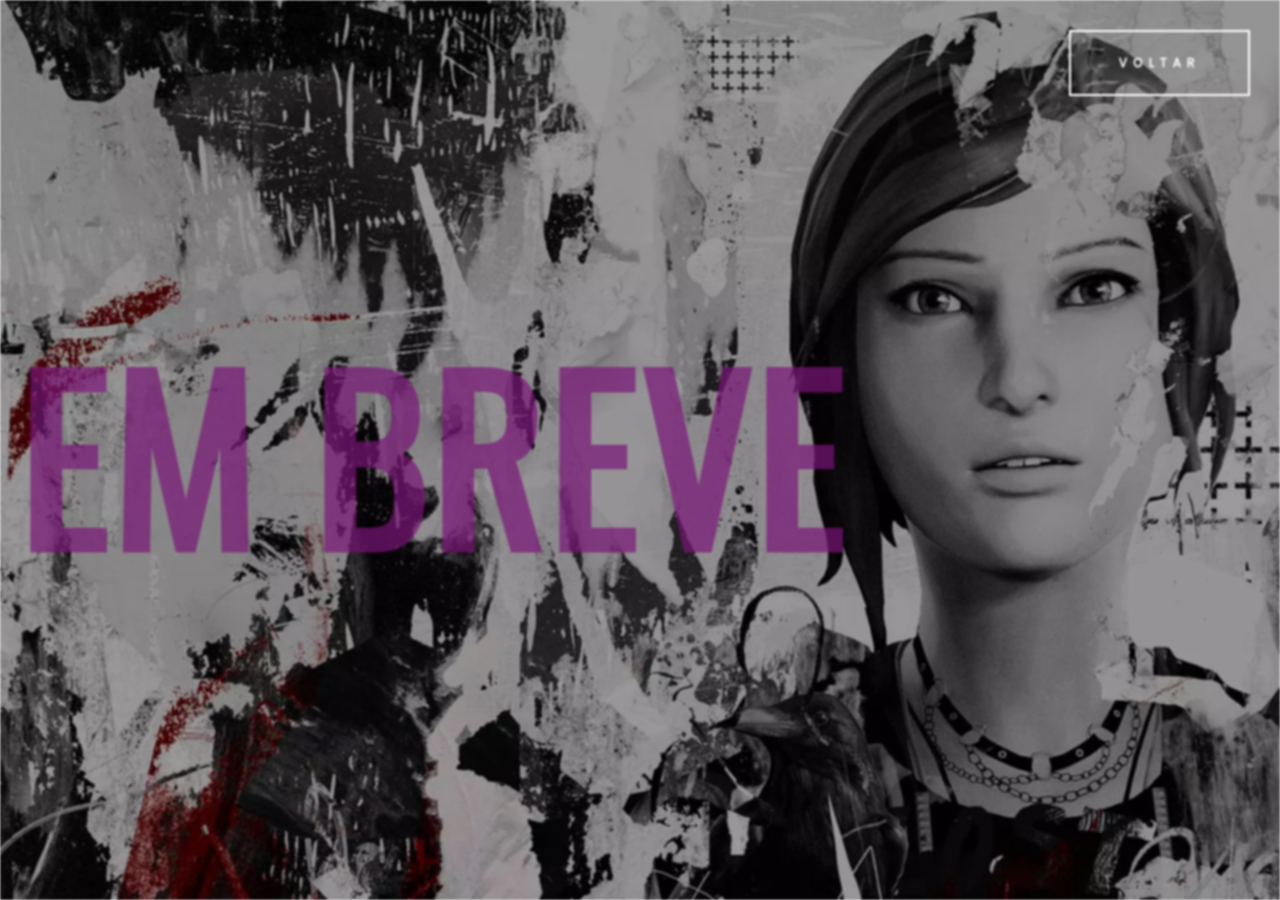
<file: before-the-storm.html>
<!DOCTYPE html>
<html lang="pt-br">
<head>
	<!-- Title & Meta -->
	<meta charset="utf-8">
	<title>Life is Strange: Before the Storm - Fan Made</title>
	<meta http-equiv="X-UA-Compatible" content="IE=edge">
	<meta name="Description" content="A unofficial Life is Strange website made by a fan of the game.">
	<meta name="theme-color" content="#791576">
	<meta name="viewport" content="width=device-width, initial-scale=1">
	<!-- Prelaod -->
	<link rel="preload" href="assets/css/normalize.css" as="style">
	<link rel="preload" href="assets/css/style.css" as="style">
	<link rel="preload" href="assets/font/Anton-Regular.ttf" as="font" crossorigin="anonymous">
	<link rel="preload" href="assets/font/Poppins-Regular.ttf" as="font" crossorigin="anonymous">
	<link rel="preload" href="assets/font/Oswald-Regular.ttf" as="font" crossorigin="anonymous">
	<!-- Favicon & CSS -->
	<link rel="icon" href="favicon.ico" type="image/x-icon"/>
	<link rel="manifest" href="manifest.json">
	<link rel="stylesheet" type="text/css" href="assets/css/normalize.css">
	<link rel="stylesheet" type="text/css" href="assets/css/style.css">
	<!-- Add to home screen for Safari on iOS -->
	<meta name="apple-mobile-web-app-capable" content="yes">
	<meta name="apple-mobile-web-app-status-bar-style" content="black">
	<meta name="apple-mobile-web-app-title" content="Life is Strange">
	<link rel="apple-touch-icon" href="assets/img/icons/icon-152x152.png">
	<!-- Windows -->
	<meta name="msapplication-TileImage" content="assets/img/icons/icon-144x144.png">
	<meta name="msapplication-TileColor" content="#C7CCCB">
	<link rel="icon" type="image/png" href="assets/img/icons/icon-144x144.png">
</head>
<body>
	<div class="bg before-the-storm">
		<h1 class="coming-soon">EM BREVE</h1>
		<a href="index.html">
			<button class="alt-btn btn-before-the-storm">VOLTAR</button>
		</a>
	</div>

	<script src="assets/js/modernizr-webp.js"></script>
</body>
</html>
</file>
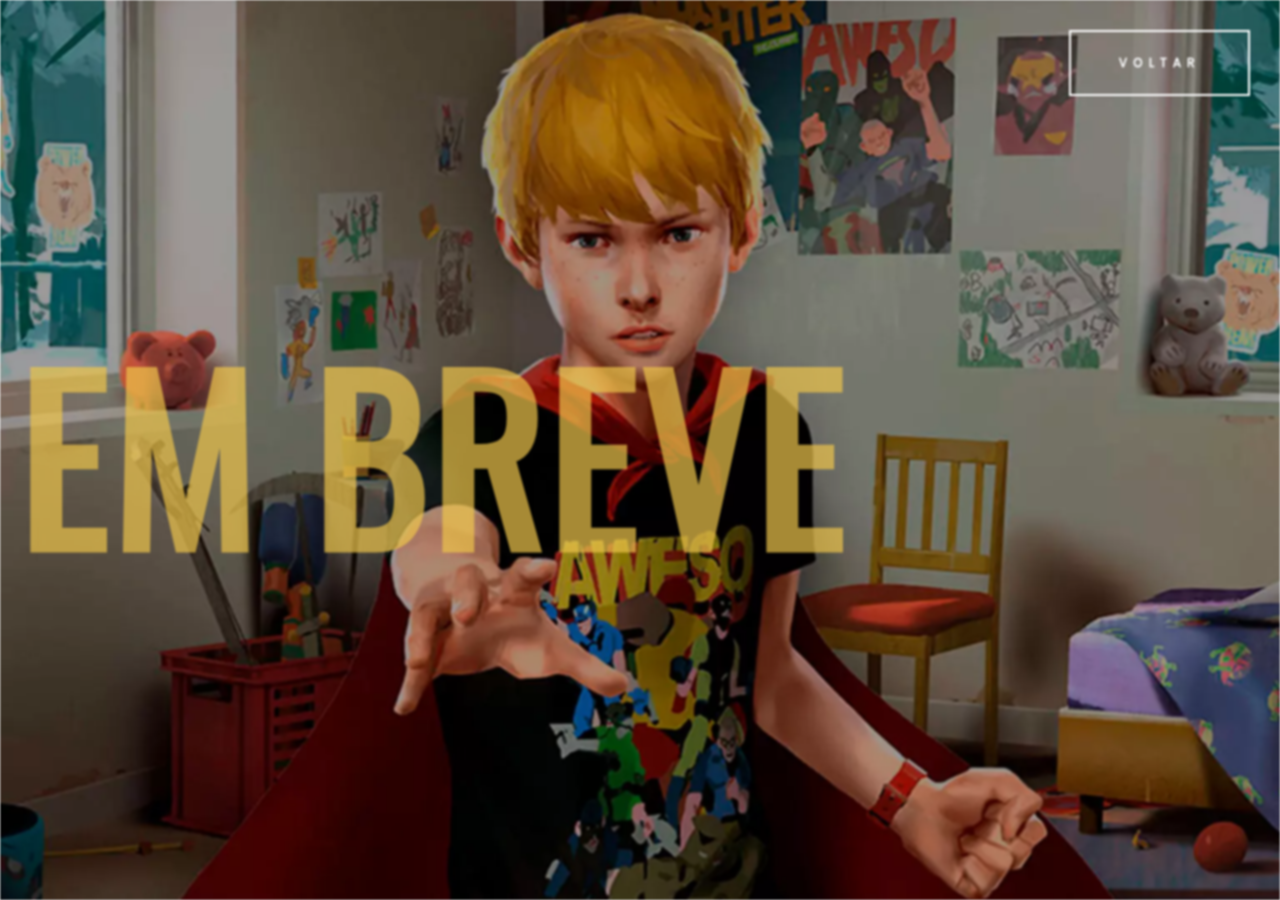
<file: captain-spirit.html>
<!DOCTYPE html>
<html lang="pt-br">
<head>
	<!-- Title & Meta -->
	<meta charset="utf-8">
	<title>The Awesome Adventures of Captain Spirit - Fan Made</title>
	<meta http-equiv="X-UA-Compatible" content="IE=edge">
	<meta name="Description" content="A unofficial Life is Strange website made by a fan of the game.">
	<meta name="theme-color" content="#EEC44C">
	<meta name="viewport" content="width=device-width, initial-scale=1">
	<!-- Prelaod -->
	<link rel="preload" href="assets/css/normalize.css" as="style">
	<link rel="preload" href="assets/css/style.css" as="style">
	<link rel="preload" href="assets/font/Anton-Regular.ttf" as="font" crossorigin="anonymous">
	<link rel="preload" href="assets/font/Poppins-Regular.ttf" as="font" crossorigin="anonymous">
	<link rel="preload" href="assets/font/Oswald-Regular.ttf" as="font" crossorigin="anonymous">
	<!-- Favicon & CSS -->
	<link rel="icon" href="favicon.ico" type="image/x-icon"/>
	<link rel="manifest" href="manifest.json">
	<link rel="stylesheet" type="text/css" href="assets/css/normalize.css">
	<link rel="stylesheet" type="text/css" href="assets/css/style.css">
	<!-- Add to home screen for Safari on iOS -->
	<meta name="apple-mobile-web-app-capable" content="yes">
	<meta name="apple-mobile-web-app-status-bar-style" content="black">
	<meta name="apple-mobile-web-app-title" content="Life is Strange">
	<link rel="apple-touch-icon" href="assets/img/icons/icon-152x152.png">
	<!-- Windows -->
	<meta name="msapplication-TileImage" content="assets/img/icons/icon-144x144.png">
	<meta name="msapplication-TileColor" content="#C7CCCB">
	<link rel="icon" type="image/png" href="assets/img/icons/icon-144x144.png">
</head>
<body>
	<div class="bg captain-spirit">
		<h1 class="coming-soon">EM BREVE</h1>
		<a href="index.html">
			<button class="alt-btn btn-captain-spirit">VOLTAR</button>
		</a>
	</div>

	<script src="assets/js/modernizr-webp.js"></script>
</body>
</html>
</file>
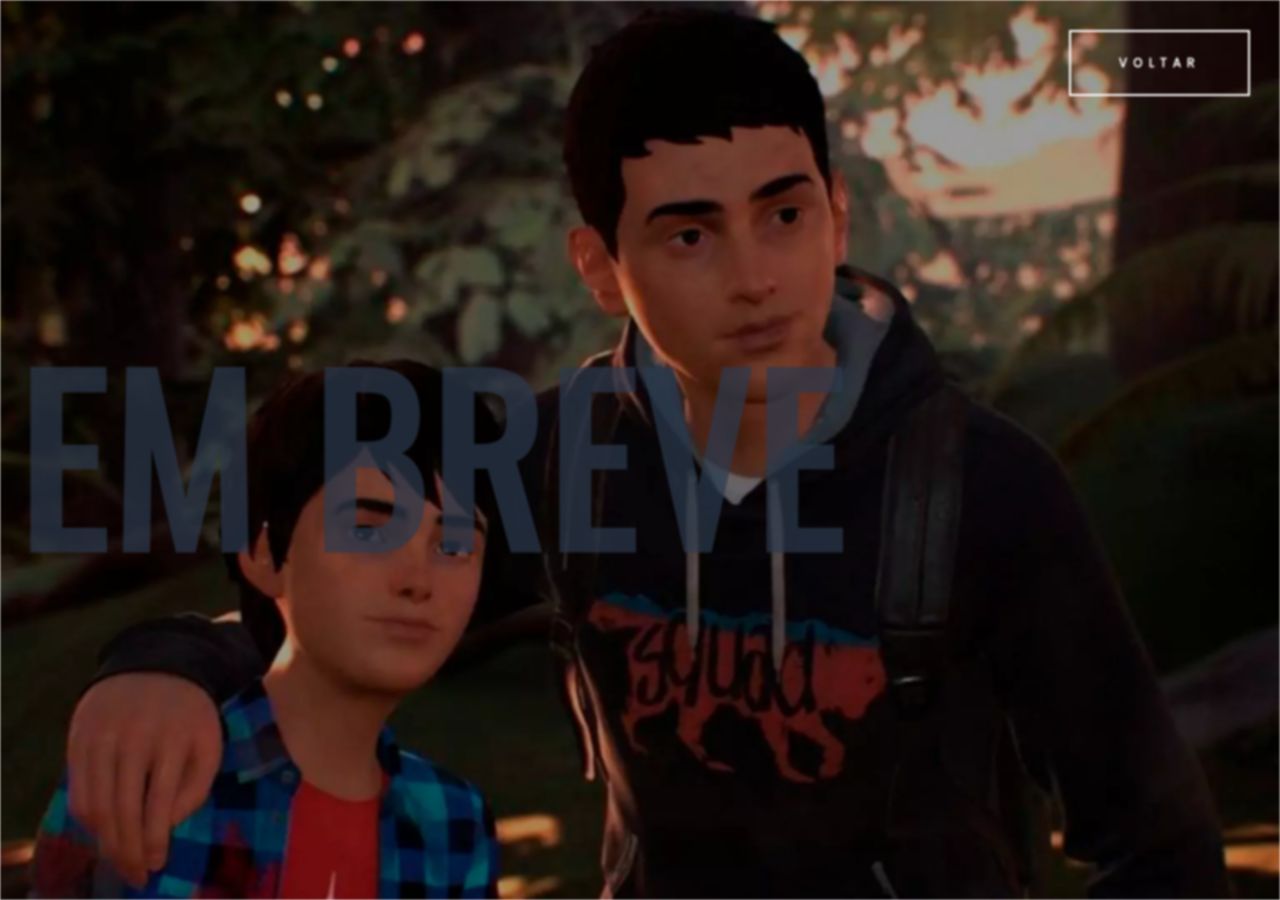
<file: life-is-strange-2.html>
<!DOCTYPE html>
<html lang="pt-br">
<head>
	<!-- Title & Meta -->
	<meta charset="utf-8">
	<title>Life is Strange 2 - Fan Made</title>
	<meta http-equiv="X-UA-Compatible" content="IE=edge">
	<meta name="Description" content="A unofficial Life is Strange website made by a fan of the game.">
	<meta name="theme-color" content="#2C3B4E">
	<meta name="viewport" content="width=device-width, initial-scale=1">
	<!-- Prelaod -->
	<link rel="preload" href="assets/css/normalize.css" as="style">
	<link rel="preload" href="assets/css/style.css" as="style">
	<link rel="preload" href="assets/font/Anton-Regular.ttf" as="font" crossorigin="anonymous">
	<link rel="preload" href="assets/font/Poppins-Regular.ttf" as="font" crossorigin="anonymous">
	<link rel="preload" href="assets/font/Oswald-Regular.ttf" as="font" crossorigin="anonymous">
	<!-- Favicon & CSS -->
	<link rel="icon" href="favicon.ico" type="image/x-icon"/>
	<link rel="manifest" href="manifest.json">
	<link rel="stylesheet" type="text/css" href="assets/css/normalize.css">
	<link rel="stylesheet" type="text/css" href="assets/css/style.css">
	<!-- Add to home screen for Safari on iOS -->
	<meta name="apple-mobile-web-app-capable" content="yes">
	<meta name="apple-mobile-web-app-status-bar-style" content="black">
	<meta name="apple-mobile-web-app-title" content="Life is Strange">
	<link rel="apple-touch-icon" href="assets/img/icons/icon-152x152.png">
	<!-- Windows -->
	<meta name="msapplication-TileImage" content="assets/img/icons/icon-144x144.png">
	<meta name="msapplication-TileColor" content="#C7CCCB">
	<link rel="icon" type="image/png" href="assets/img/icons/icon-144x144.png">
</head>
<body>
	<div class="bg life-is-strange-2">
		<h1 class="coming-soon">EM BREVE</h1>
		<a href="index.html">
			<button class="alt-btn btn-life-is-strange-2">VOLTAR</button>
		</a>
	</div>

	<script src="assets/js/modernizr-webp.js"></script>
</body>
</html>
</file>
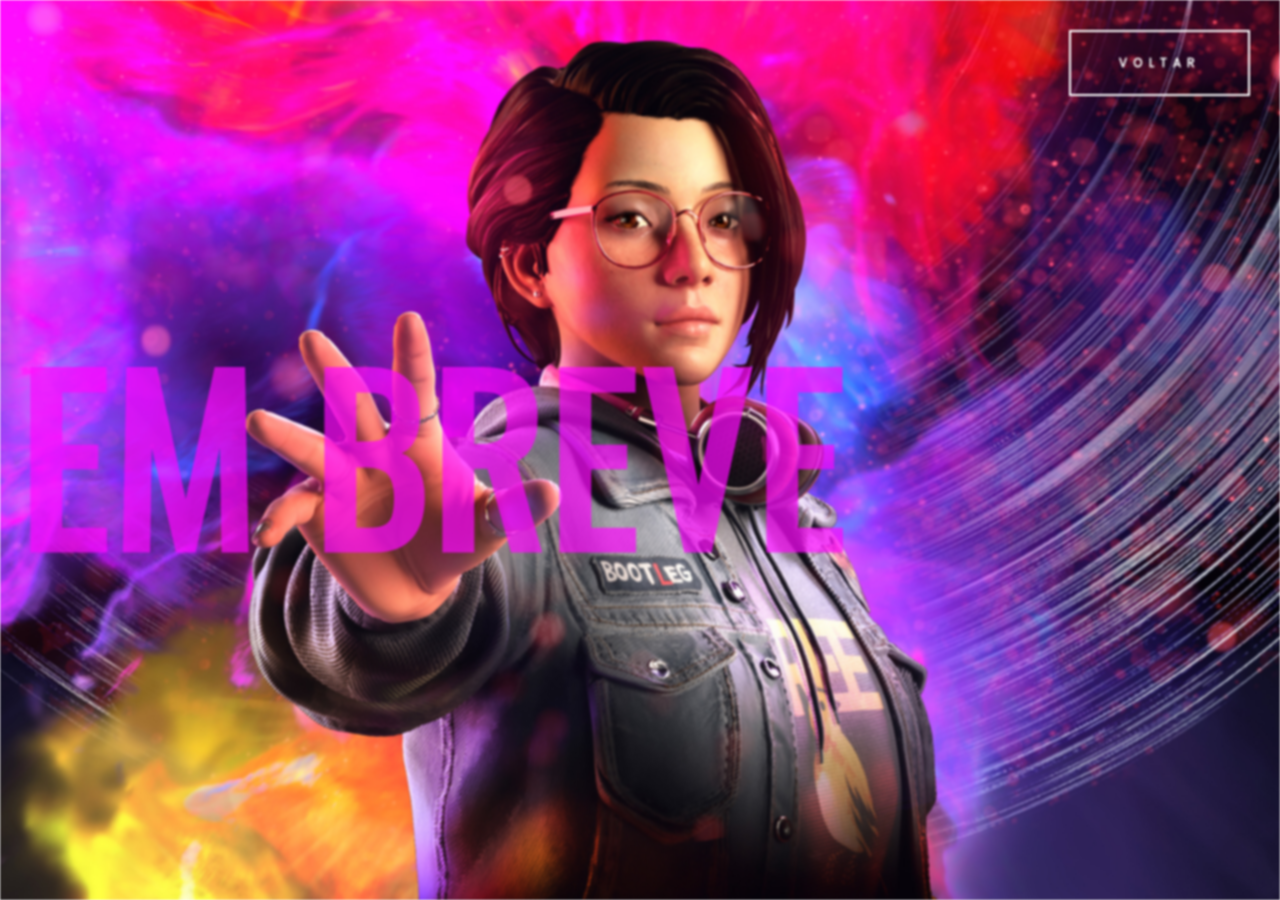
<file: true-colors.html>
<!DOCTYPE html>
<html lang="pt-br">
<head>
	<!-- Title & Meta -->
	<meta charset="utf-8">
	<title>Life is Strange: True Colors - Fan Made</title>
	<meta http-equiv="X-UA-Compatible" content="IE=edge">
	<meta name="Description" content="A unofficial Life is Strange website made by a fan of the game.">
	<meta name="theme-color" content="#FE0AFE">
	<meta name="viewport" content="width=device-width, initial-scale=1">
	<!-- Prelaod -->
	<link rel="preload" href="assets/css/normalize.css" as="style">
	<link rel="preload" href="assets/css/style.css" as="style">
	<link rel="preload" href="assets/font/Anton-Regular.ttf" as="font" crossorigin="anonymous">
	<link rel="preload" href="assets/font/Poppins-Regular.ttf" as="font" crossorigin="anonymous">
	<link rel="preload" href="assets/font/Oswald-Regular.ttf" as="font" crossorigin="anonymous">
	<!-- Favicon & CSS -->
	<link rel="icon" href="favicon.ico" type="image/x-icon"/>
	<link rel="manifest" href="manifest.json">
	<link rel="stylesheet" type="text/css" href="assets/css/normalize.css">
	<link rel="stylesheet" type="text/css" href="assets/css/style.css">
	<!-- Add to home screen for Safari on iOS -->
	<meta name="apple-mobile-web-app-capable" content="yes">
	<meta name="apple-mobile-web-app-status-bar-style" content="black">
	<meta name="apple-mobile-web-app-title" content="Life is Strange">
	<link rel="apple-touch-icon" href="assets/img/icons/icon-152x152.png">
	<!-- Windows -->
	<meta name="msapplication-TileImage" content="assets/img/icons/icon-144x144.png">
	<meta name="msapplication-TileColor" content="#C7CCCB">
	<link rel="icon" type="image/png" href="assets/img/icons/icon-144x144.png">
</head>
<body>
	<div class="bg true-colors">
		<h1 class="coming-soon">EM BREVE</h1>
		<a href="index.html">
			<button class="alt-btn btn-true-colors">VOLTAR</button>
		</a>
	</div>

	<script src="assets/js/modernizr-webp.js"></script>
</body>
</html>
</file>
<file: assets/css/style.css>
/* Reset & Fonts */

@font-face {
  font-family: HankenGrotesk-Light;
  font-display: block;
  src: url(../font/HankenGrotesk-Light.otf);
}

@font-face {
  font-family: Poppins;
  font-display: block;
  src: url(../font/Poppins-Regular.ttf);
}

@font-face {
  font-family: Oswald;
  font-display: block;
  src: url(../font/Oswald-Regular.ttf);
}

html {
  font-size: 62.5%;
}

@media only screen and (max-width: 56.25em) {
  html {
    font-size: 56.25%;
  }
}

@media only screen and (max-width: 75em) {
  html {
    font-size: 50%;
  }
}

body {
  overflow: hidden;
}

* {
  font-family: HankenGrotesk-Light, Courier, Verdana, sans-serif;
  margin: 0;
  padding: 0;
  box-sizing: border-box;
}

p, li, input, button {
  font-size: 1.6rem;
}

/* Scrollbar & Selection */

::-webkit-scrollbar {
  width: .3rem;
  background-color: #F4F7F6;
  height: 0;
}

::-webkit-scrollbar-thumb {
  background-color: #333;
}

::-webkit-scrollbar-thumb:horizontal {
  height: 0;
}

::selection {
  background-color: #e9eceb;
  color: #333;
}

/* Introduction */

.overlay-2 {
  position: absolute;
  width: 100%;
  min-height: 100vh;
  background: #333;
  z-index: 9998;
}

.overlay {
  display: none;
  position: absolute;
  width: 100%;
  min-height: 100vh;
  background-repeat: no-repeat;
  background-size: cover;
  background-position: center center;
  z-index: 9999;
}

.webp .overlay {
  background-image: url('../img/webp/max-storm4.webp');
}

.no-webp .overlay {
  background-image: url('../img/fallbacks/max-storm4.jpg');
}

.overlay p {
  font-family: 'Poppins', Arial;
  font-size: 20.8638vw;
  font-weight: bold;
}

.screen {
  color: #686868;
  font-family: 'Poppins';
  position: absolute;
  top: 50%;
  left: 50%;
  transform: translate(-50%, -50%);
}

.intro {
  width: 100%;
  height: 100%;
  background-color: #000;
}

button:not(.send) {
  font-family: 'Poppins';
  position: absolute;
  display: block;
  padding: 2.4rem 4.8rem;
  font-weight: 700;
  font-size: 1.2rem;
  letter-spacing: .6rem;
  color: #fff;
  border: .2rem solid #FFF;
  text-transform: uppercase;
  outline: none;
  overflow: hidden;
  background: none;
  z-index: 12;
  cursor: crosshair;
  transition: .8s ease-out;
}

button:not(.send):hover {
  cursor: crosshair;
}

button:not(.send):before {
  content: "";
  position: absolute;
  right: 0;
  bottom: 0;
  left: 0;
  top: 100%;
  z-index: -1;
  transition: top .8s ease-out;
}

button:not(.send):hover:before {
  top: 0;
}

.intro-btn {
  top: 50%;
  left: 50%;
  transform: translate(-50%, -50%);
}

.intro-btn:before {
  background: #FFF;
}

.intro-btn:hover {
  color: #101010;
}

/* Unofficial Header */

.unofficial-header-bg {
  background-color: #c7cccb;
  color: #222;
}
.unofficial-header {
  max-width: 120rem;
  min-height: 3.2rem;
  margin: 0 auto;
  display: flex;
  justify-content: space-between;
  align-items: center;
  flex-wrap: wrap;
}

/* Unofficial Header -> Unofficial Header Items */

.unofficial-header p, .unofficial-header a {
  margin: 0 1rem;
  display: block;
  font-family: HankenGrotesk-Light;
  font-weight: lighter;
}

.item-unofficial-header:nth-child(1) {
  flex: 1;
  text-align: left;
  text-decoration: none;
  color: #222;
}

.item-unofficial-header:nth-child(1) p {
  display: inline-block;
}

.item-unofficial-header:nth-child(1) p::after {
  content: '';
  display: block;
  width: 0;
  height: .1rem;
  background-color: currentColor;
}

.item-unofficial-header:nth-child(1) p:hover::after {
  width: 100%;
  transition: width .3s ease;
}

.item-unofficial-header:nth-child(2) {
  flex: 1;
  text-align: center;
}

.item-unofficial-header:nth-child(3) {
  flex: 1;
  text-align: right;
  font-size: 2.8rem;
  cursor: pointer;
}

/* Header */

.header-bg {
  background-color: #F4F7F6;
  border-bottom: .1rem solid #E6EAEA;
  z-index: 5;
  transition: top .8s ease;
}

.header {
  max-width: 120rem;
  min-height: 7.2rem;
  display: flex;
  margin: 0 auto;
}

/* Header -> Mobile Menu */

.fullscreen-menu {
  width: 100%;
  height: 0;
  background-color: #FCFCFC;
  position: fixed;
  z-index: 10;
  display: flex;
  justify-content: center;
  align-items: center;
  transition: .25s ease-in-out;
}

.fullscreen-menu ul {
  list-style: none;
  opacity: 0;
  visibility: hidden;
  transition: .2s ease-in-out;
}

.fullscreen-menu a {
  display: block;
  margin-bottom: 4rem;
  color: #c7cccb;
  text-decoration: none;
  font-size: 4.7rem;
}

.mobile-menu {
  display: flex;
  flex: 1;
  align-items: center;
  margin-left: 1rem;
  z-index: 999;
}

.burger {
  position: relative;
  display: none;
  background-color: #000;
  width: 3.5rem;
  height: .1rem;
  transition: .25s ease-in-out;
}

.burger::before, .burger::after {
  content: '';
  background-color: #000;
  display: block;
  width: 100%;
  height: 100%;
  position: absolute;
  transition: .25s ease-in-out;
}

.burger::before {
  top: -1rem;
}

.burger::after {
  bottom: -1rem;
}

input[type="checkbox"] {
  display: none;
}

input:checked ~ label .burger {
  transform: rotate(45deg);
}

input:checked ~ label .burger::before {
  transform: rotate(90deg);
  top: 0;
}

input:checked ~ label .burger::after {
  transform: rotate(90deg);
  bottom: 0;
}

/* Header -> Logo */

.logo {
  display: flex;
  flex: 1;
  align-items: center;
  justify-content: center;
}

.logo img {
  width: 17rem;
::-webkit-filter: grayscale(100%);
  filter: grayscale(100%);
  transition: all .5s ease;
}

.logo img:hover {
::-webkit-filter: grayscale(35%);
  filter: grayscale(35%);
}

/* Header -> Icons */

.icons {
  display: flex;
  flex: 1;
  align-items: center;
  justify-content: flex-end;
  margin-right: 1rem;
}

.icons img {
  width: 1.5rem;
  margin-left: .5rem;
  transition: all .3s ease;
}

.icons img:hover {
  -webkit-filter: opacity(40%);
  filter: opacity(40%);
}

/* Container */

.container {
  display: flex;
}

/* Container -> Menu Left */

.menu-left {
  min-height: 10rem;
  z-index: 2;
  transition: top .8s ease;
  padding: 1.6rem 4rem;
  position: fixed;
}

.menu-left ul li a {
  font-family: "Poppins", sans-serif;
  text-decoration: none;
  color: #000;
}

.menu-left ul li a::after {
  content: '';
  display: block;
  width: 100%;
  height: .1rem;
  background-color: #969696;
  margin-top: .8rem;
}

.menu-left ul li a:hover {
  color: #969696;
  transition: all .5s;
}

.menu-left ul li {
  list-style: none;
  font-weight: lighter;
  letter-spacing: .3rem;
  transition: all .5s;
  padding-top: 3.7rem;
}

.life-is-strange-games-mobile {
  font-size: .75em;
  padding-top: 0;
  margin-top: 2rem;
  position: fixed;
  z-index: 4;
  bottom: 0;
  display: none;
}

/* Container -> Content */

.content {
  flex: 1;
  min-height: 10rem;
  margin-left: 21.8rem;
}

/* Container -> Content -> Synopsis */

.synopsis {
  display: flex;
  flex-wrap: wrap;
}

.synopsis img {
  padding: 2rem 0 0 1rem;
  max-width: 100%;
  height: auto;
}

.synopsis-content {
  flex: 1;
}

.synopsis p {
  margin-left: 3rem;
  padding-top: 2rem;
  display: block;
  margin-bottom: 5.5rem;
  margin-right: .5rem;
  color: #333;
  line-height: 1.5;
  min-width: 32rem;
}

.synopsys-img {
  position: relative;
  z-index: -1;
}

.title-synopsis {
  margin-left: -12rem;
  margin-top: 5rem;
  z-index: 999;
  font-weight: bold;
  font-size: 12rem;
  font-family: 'Oswald', 'Poppins', serif;
  letter-spacing: .3rem;
  text-transform: uppercase;
}

.title-synopsis-over-img {
  color: #EEE;
  position: absolute;
  left: 50%;
  top: 50%;
  transform: translate(-50%, -50%);
  margin-left: 0;
  margin-top: 0;
  display: none;
}

/* Container -> Content -> Characters */

.characters {
  margin-top: 2rem;
  min-height: 55rem;
  background-color: #eee;
}

.characters-container {
  display: flex;
  flex-wrap: wrap;
}

.character {
  flex: 1 1 21rem;
  display: flex;
  flex-direction: column;
  margin: 2rem 2rem 0 2rem;
}

.character img {
  width: 100%;
  height: auto;
}

.character-description {
  margin-top: 2rem;
  line-height: 2rem;
  min-height: 12rem;
}

/* Container -> Content -> Soundtrack */

.soundtrack {
  display: flex;
  flex-wrap: wrap;
  justify-content: space-between;
  margin-top: 2rem;
}

.title-soundtrack {
  font-weight: bold;
  font-size: 12rem;
  font-family: 'Oswald', 'Poppins', sans-serif;
  letter-spacing: .3rem;
  text-transform: uppercase;
}

.title-soundtrack::after {
  content: '';
  width: 10rem;
  height: .1rem;
  margin: 1.3rem auto;
  display: none;
  background-color: currentColor;
}

.songs {
  max-height: 27.8rem;
  background-color: #f6f6f6;
  overflow: scroll;
}

.songs ul li {
  list-style: none;
  font-weight: lighter;
  letter-spacing: .3rem;
  transition: all .5s;
  position: relative;
  margin: 2rem;
  padding-bottom: 2rem;
}

.songs ul li a {
  text-decoration: none;
  color: #000;
  display: inline-block;
  list-style: none;
  font-family: 'Poppins', sans-serif;
}

.songs ul li a::after {
  content: '';
  display: block;
  width: 100%;
  height: .1rem;
  background-color: #969696;
  margin-top: .8rem;
  position: absolute;
}

.songs ul li a:hover {
  color: #969696;
  transition: all .5s;
}

.soundtrack-container {
  flex: 1;
}

.soundtrack-image {
  margin-left: 5rem;
}

.soundtrack img {
  max-width: 100%;
  height: auto;
  padding-top: 2.4rem;
}

/* Container -> Content -> Footer */

.footer-bg {
  width: 100%;
  position: absolute;
  left: 0;
  background-color: #333;
  margin-top: 10rem;
  z-index: 5;
}

.footer {
  display: flex;
  flex-wrap: wrap;
  margin: auto;
  justify-content: center;
  max-width: 110rem;
  min-height: 31rem;
}

.footer-item {
  flex: 1 1 30rem;
  max-height: 31rem;
  margin-left: .5rem;
}

.footer-item h3, .footer-item h3 label {
  font-family: Oswald;
  font-weight: bold;
  font-size: 1.9rem;
  letter-spacing: .2rem;
  margin-top: 5rem;
  color: #999b9b;
  text-transform: uppercase;
}

.copyright {
  font-family: Oswald;
  font-weight: bold;
  letter-spacing: 2px;
  color: #999b9b;
  font-size: 1.9rem;
}

.year {
  font-family: Oswald;
}

.footer-item ul {
  list-style: none;
}

.footer-item ul li {
  font-weight: bold;
  font-size: 1.6rem;
  line-height: 1.8rem;
  color: #e6eaea;
  margin: 1.5rem 0;
}

.footer-item input {
  background-color: transparent;
  border: .2rem solid #E6EAEA;
  padding: 1rem;
  width: 26.5rem;
  outline: none;
  color: #E6EAEA;
  margin-top: 3rem;
  display: inline-block;
}

.footer-item input::placeholder {
  color: #E6EAEA;
}

.footer-item .send {
  background-color: transparent;
  border: .2rem solid #E6EAEA;
  padding: 1rem;
  outline: none;
  color: #E6EAEA;
  margin-top: 3rem;
  cursor: pointer;
}

.footer-item ul li a {
  display: inline-block;
  text-decoration: none;
  color: #E6EAEA;
}

.footer-item ul li a::after {
  content: '';
  display: block;
  width: 0;
  height: .2rem;
  background-color: currentColor;
  transition: width .3s;
}

.footer-item ul li a:hover::after {
  width: 100%;
}

.go-to-top {
  cursor: pointer;
  margin-top: 5rem;
  width: 5rem;
}

.footer-item:last-child {
  display: none;
}

/* Container -> Menu Right */

.menu-right {
  z-index: 4;
  max-width: 8rem;
}

.menu-right ul li:nth-child(1) {
  margin-top: 10rem;
}

.menu-right ul li {
  list-style: none;
  font-family: 'Poppins';
  font-weight: lighter;
  letter-spacing: .3rem;
  transition: all .5s;
  margin-bottom: 25rem;
  transform: rotate(-270deg);
}

.menu-right ul li:hover {
  color: #969696;
  transition: all .5s;
}

.menu-right a {
  text-decoration: none;
  color: #000;
}

/* Secondary pages */

.bg {
  width: 100%;
  height: 100vh;
  display: flex;
  overflow: hidden;
  -webkit-filter: blur(.1rem);
  filter: blur(.1rem);
  background-repeat: no-repeat;
  background-size: cover;
  background-position: center;
}

.coming-soon {
  align-self: center;
  font-family: 'Anton', 'Oswald';
  font-size: 17.2161vw;
  font-weight: bold;
  margin-left: 2rem;
  letter-spacing: .3rem;
}

.alt-btn {
  position: absolute;
  top: 3rem;
  right: 3rem;
  left: auto;
  transform: none;
  transition: .8s ease-out;
}

/* o Douglas é muito chato */
.alt-btn:hover {
  color: #FFF;
}

/* Secondary pages -> Specific style for each file */

.btn-before-the-storm:before {
  background: #791576;
}

.btn-true-colors:before {
  background: #FE0AFE;
}

.btn-life-is-strange-2:before {
  background: #2C3B4E;
}

.btn-captain-spirit:before {
  background: #EEC44C;
}

.before-the-storm {
  color: rgba(121,21,118,0.7);
}
.webp .before-the-storm {
  background-image: url(../img/webp/lis-before-the-storm.webp);
}
.no-webp .before-the-storm {
  background-image: url(../img/fallbacks/lis-before-the-storm.jpg);
}

.true-colors {
  color: rgba(254, 10, 254, 0.7);
}
.webp .true-colors {
  background-image: url(../img/webp/lis-true-colors.webp);
}
.no-webp .true-colors {
  background-image: url(../img/fallbacks/lis-true-colors.jpg);
}

.life-is-strange-2 {
  color: rgba(44,59,78,0.7);
}
.webp .life-is-strange-2 {
  background-image: url(../img/webp/life-is-strange-2.webp);
}
.no-webp .life-is-strange-2 {
  background-image: url(../img/fallbacks/life-is-strange-2.jpg);
}

.captain-spirit {
  color: rgba(238,196,76,0.7);
}
.webp .captain-spirit {
  background-image: url(../img/webp/captain-spirit.webp);
}
.no-webp .captain-spirit {
  background-image: url(../img/fallbacks/captain-spirit.jpg);
}

/* Secondary pages -> Selections */

.coming-soon::selection {
  color: #2a2a2a;
}
.captain-spirit .coming-soon::selection {
  background-color: #EEC44C;
}
.before-the-storm .coming-soon::selection {
  background-color: #791576;
}
.life-is-strange-2 .coming-soon::selection {
  background-color: #2C3B4E;
}
.true-colors .coming-soon::selection {
  background-color: #FE0AFE;
}

@media only screen and (max-width: 1531px) {
  .synopsis p {
    max-width: 43rem;
  }

  .expanded-synopsis {
    display: none;
  }
}

@media only screen and (max-width: 1200px) {
  .title-synopsis-over-img {
    display: block;
  }

  .synopsis-content .title-synopsis {
    display: none;
  }

  .synopsis-content {
    display: flex;
    justify-content: center;
    align-items: center;
    text-align: center;
  }

  .synopsys-img {
    width: 50%;
  }

  .menu-right {
    display: none;
  }

  .life-is-strange-games-mobile {
    display: block;
  }

  .title-soundtrack {
    text-align: center;
    font-size: 8rem;
  }

  .title-soundtrack::after {
    display: block;
  }
}

@media only screen and (max-width: 950px) {
  .menu-left {
    display: none;
  }

  .burger {
    display: block;
  }

  .title-synopsis-over-img {
    font-size: 8rem;
  }

  .footer-item:last-child {
    display: block;
  }

  .content {
    margin-left: 0;
  }
}

@media only screen and (max-width: 879px) {
  .soundtrack-image {
    display: none;
  }
}

@media only screen and (max-width: 567px) {
  .synopsis p {
    margin-left: 0;
    margin-right: 0;
  }

  .synopsys-img {
    width: 100%;
    padding-right: 1rem;
  }

  .title-soundtrack {
    font-size: 5rem;
  }

  .unofficial-header {
    padding: 1rem 0;
  }
}
</file>
